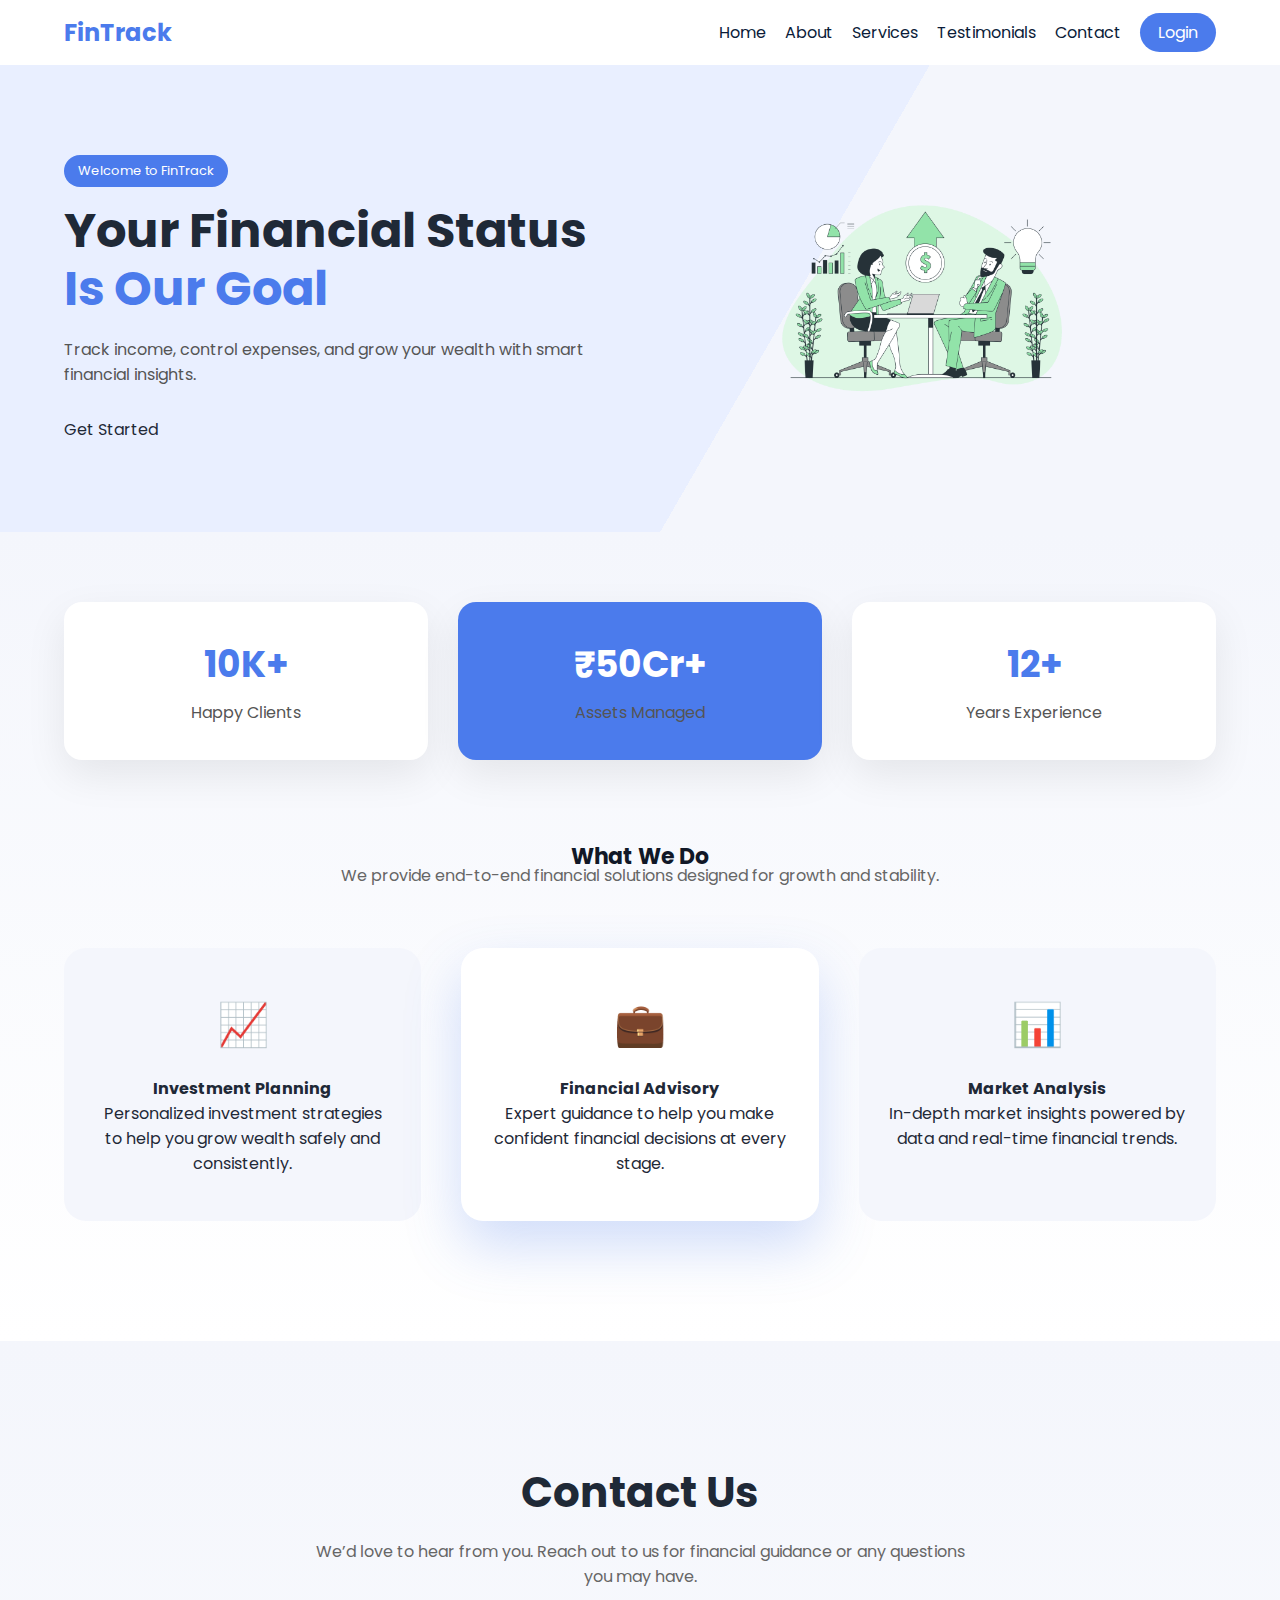
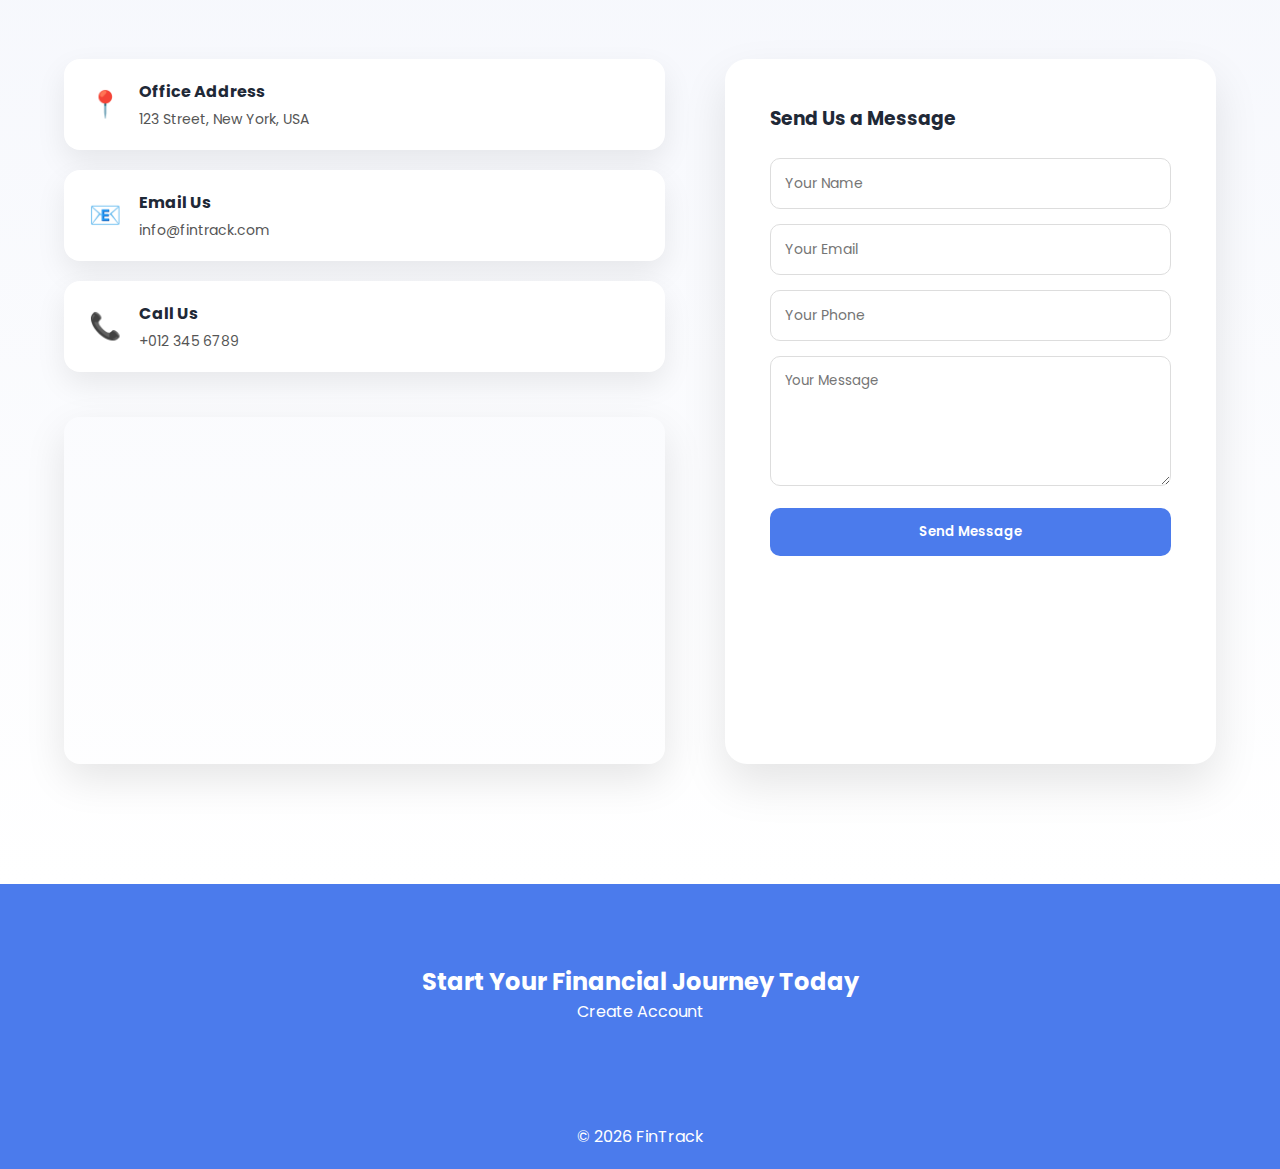
<file: index.html>
<!DOCTYPE html>
<html>
<head>
  <title>FinTrack | Home</title>
  <link rel="stylesheet" href="css/style.css">
</head>
<body>

<!-- NAVBAR -->
<header class="navbar">
  <div class="container nav-flex">
    <h2 class="logo">FinTrack</h2>
    <nav>
      <a href="index.html">Home</a>
      <a href="about.html">About</a>
      <a href="services.html">Services</a>
      <a href="testimonials.html">Testimonials</a>
      <a href="contact.html">Contact</a>
      <a href="login.html" class="btn-login">Login</a>
    </nav>
  </div>
</header>

<!-- HERO -->
<section class="hero-full">
  <div class="container hero-grid">
    <div class="hero-text">
      <span class="hero-badge">Welcome to FinTrack</span>
      <h1>
        Your Financial Status <br>
        <span>Is Our Goal</span>
      </h1>
      <p>
        Track income, control expenses, and grow your wealth
        with smart financial insights.
      </p>
      <a href="signup.html" class="hero-btn">Get Started</a>
    </div>

    <div class="hero-img">
      <img src="assets/hero.png" alt="Finance illustration">
    </div>
  </div>
</section>


<!-- STATS + OFFER SECTION -->
<section class="offer-wrap">

  <!-- STATS -->
  <div class="container stats-grid improved-stats">
    <div class="stat-box">
      <h2>10K+</h2>
      <p>Happy Clients</p>
    </div>

    <div class="stat-box highlight">
      <h2>₹50Cr+</h2>
      <p>Assets Managed</p>
    </div>

    <div class="stat-box">
      <h2>12+</h2>
      <p>Years Experience</p>
    </div>
  </div>

  <!-- WHAT WE DO -->
  <div class="container offer-content">
    <h2 class="section-title">What We Do</h2>
    <p class="section-subtitle">
      We provide end-to-end financial solutions designed for growth and stability.
    </p>

    <div class="offer-grid">
      <div class="offer-card">
        <div class="offer-icon">📈</div>
        <h4>Investment Planning</h4>
        <p>
          Personalized investment strategies to help you grow wealth
          safely and consistently.
        </p>
      </div>

      <div class="offer-card featured">
        <div class="offer-icon">💼</div>
        <h4>Financial Advisory</h4>
        <p>
          Expert guidance to help you make confident financial
          decisions at every stage.
        </p>
      </div>

      <div class="offer-card">
        <div class="offer-icon">📊</div>
        <h4>Market Analysis</h4>
        <p>
          In-depth market insights powered by data and real-time
          financial trends.
        </p>
      </div>
    </div>
  </div>

</section>


<!-- CONTACT US -->
<section class="contact-section">
  <div class="container">

    <!-- HEADING -->
    <div class="contact-header">
      <h2>Contact Us</h2>
      <p>
        We’d love to hear from you. Reach out to us for financial guidance
        or any questions you may have.
      </p>
    </div>

    <div class="contact-grid">

      <!-- LEFT SIDE -->
      <div class="contact-left">

        <div class="contact-card">
          <span>📍</span>
          <div>
            <h4>Office Address</h4>
            <p>123 Street, New York, USA</p>
          </div>
        </div>

        <div class="contact-card">
          <span>📧</span>
          <div>
            <h4>Email Us</h4>
            <p>info@fintrack.com</p>
          </div>
        </div>

        <div class="contact-card">
          <span>📞</span>
          <div>
            <h4>Call Us</h4>
            <p>+012 345 6789</p>
          </div>
        </div>

        <!-- MAP -->
        <div class="map-box">
          <iframe
            src="https://www.google.com/maps?q=123%20Street,%20New%20York,%20USA&output=embed"
            loading="lazy">
          </iframe>
        </div>

      </div>

      <!-- RIGHT SIDE -->
      <div class="contact-right">
        <h3>Send Us a Message</h3>

        <form class="contact-form" id="contactForm">
          <input type="text" name="name" placeholder="Your Name" required>
          <input type="email" name="email" placeholder="Your Email" required>
          <input type="text" name="phone" placeholder="Your Phone" required>
          <textarea name="message" rows="5" placeholder="Your Message"></textarea>
          <button type="submit">Send Message</button>
        </form>
<div id="successPopup" class="success-popup">
  ✅ Message Sent Successfully!
</div>

      </div>

    </div>
  </div>
</section>



<!-- CTA -->
<section class="cta">
  <h2>Start Your Financial Journey Today</h2>
  <a href="signup.html" class="hero-btn">Create Account</a>
</section>

<footer class="footer">© 2026 FinTrack</footer>
<script src="js/script.js"></script>

</body>
</html>
</file>
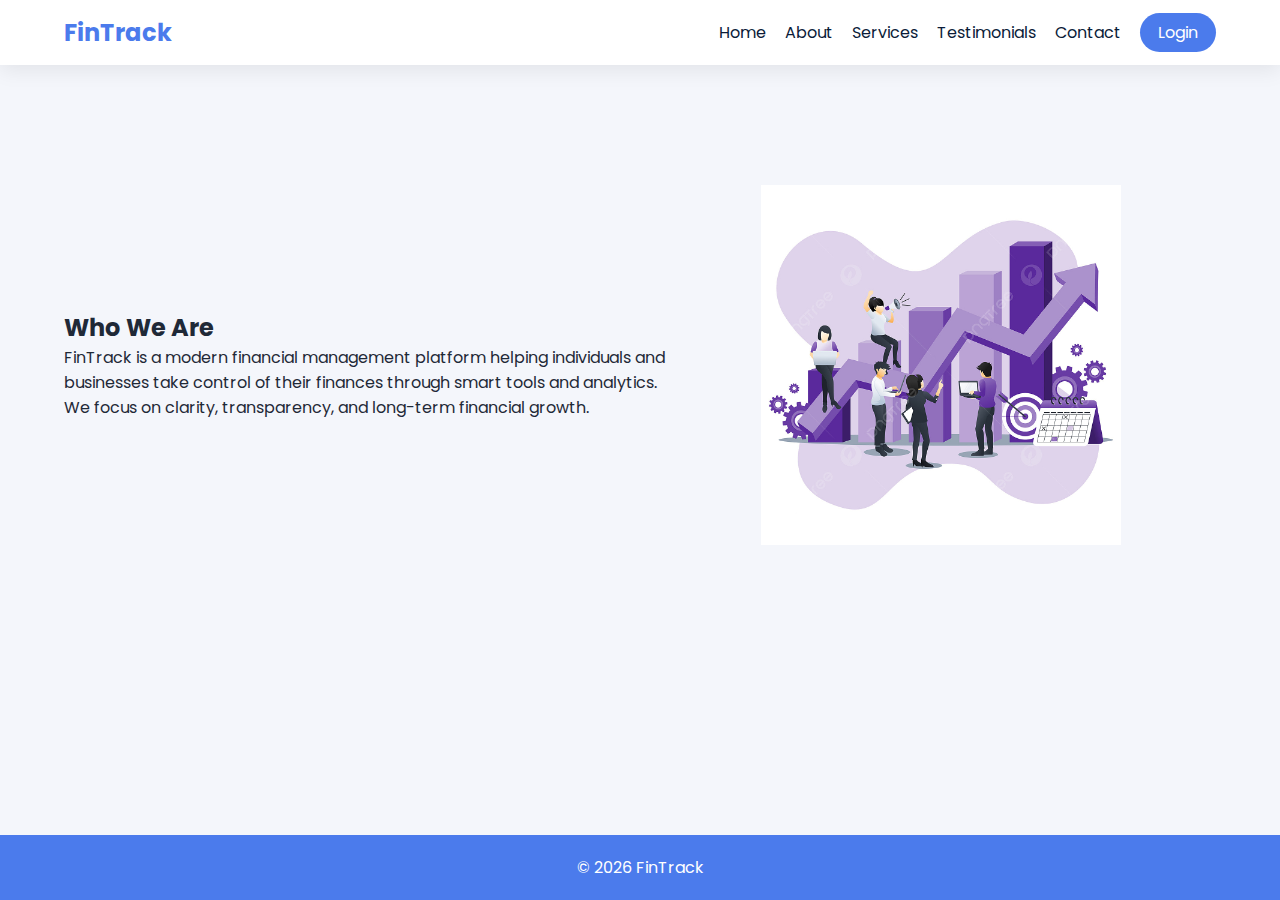
<file: about.html>
<!DOCTYPE html>
<html>
<head>
  <title>About | FinTrack</title>
  <link rel="stylesheet" href="css/style.css">
</head>
<body>

<!-- NAVBAR -->
<header class="navbar">
  <div class="container nav-flex">
    <h2 class="logo">FinTrack</h2>
    <nav>
      <a href="index.html">Home</a>
      <a href="about.html">About</a>
      <a href="services.html">Services</a>
      <a href="testimonials.html">Testimonials</a>
      <a href="contact.html">Contact</a>
      <a href="login.html" class="btn-login">Login</a>
    </nav>
  </div>
</header>

<section class="section">
  <div class="container about-grid-fixed">
    <div class="about-text">
      <h2>Who We Are</h2>
      <p>
        FinTrack is a modern financial management platform
        helping individuals and businesses take control of
        their finances through smart tools and analytics.
      </p>
      <p>
        We focus on clarity, transparency, and long-term
        financial growth.
      </p>
    </div>

    <img src="assets/about.png" class="about-img-small">
  </div>
</section>

<footer class="footer">© 2026 FinTrack</footer>
<script src="js/common.js"></script>

</body>
</html>
</file>
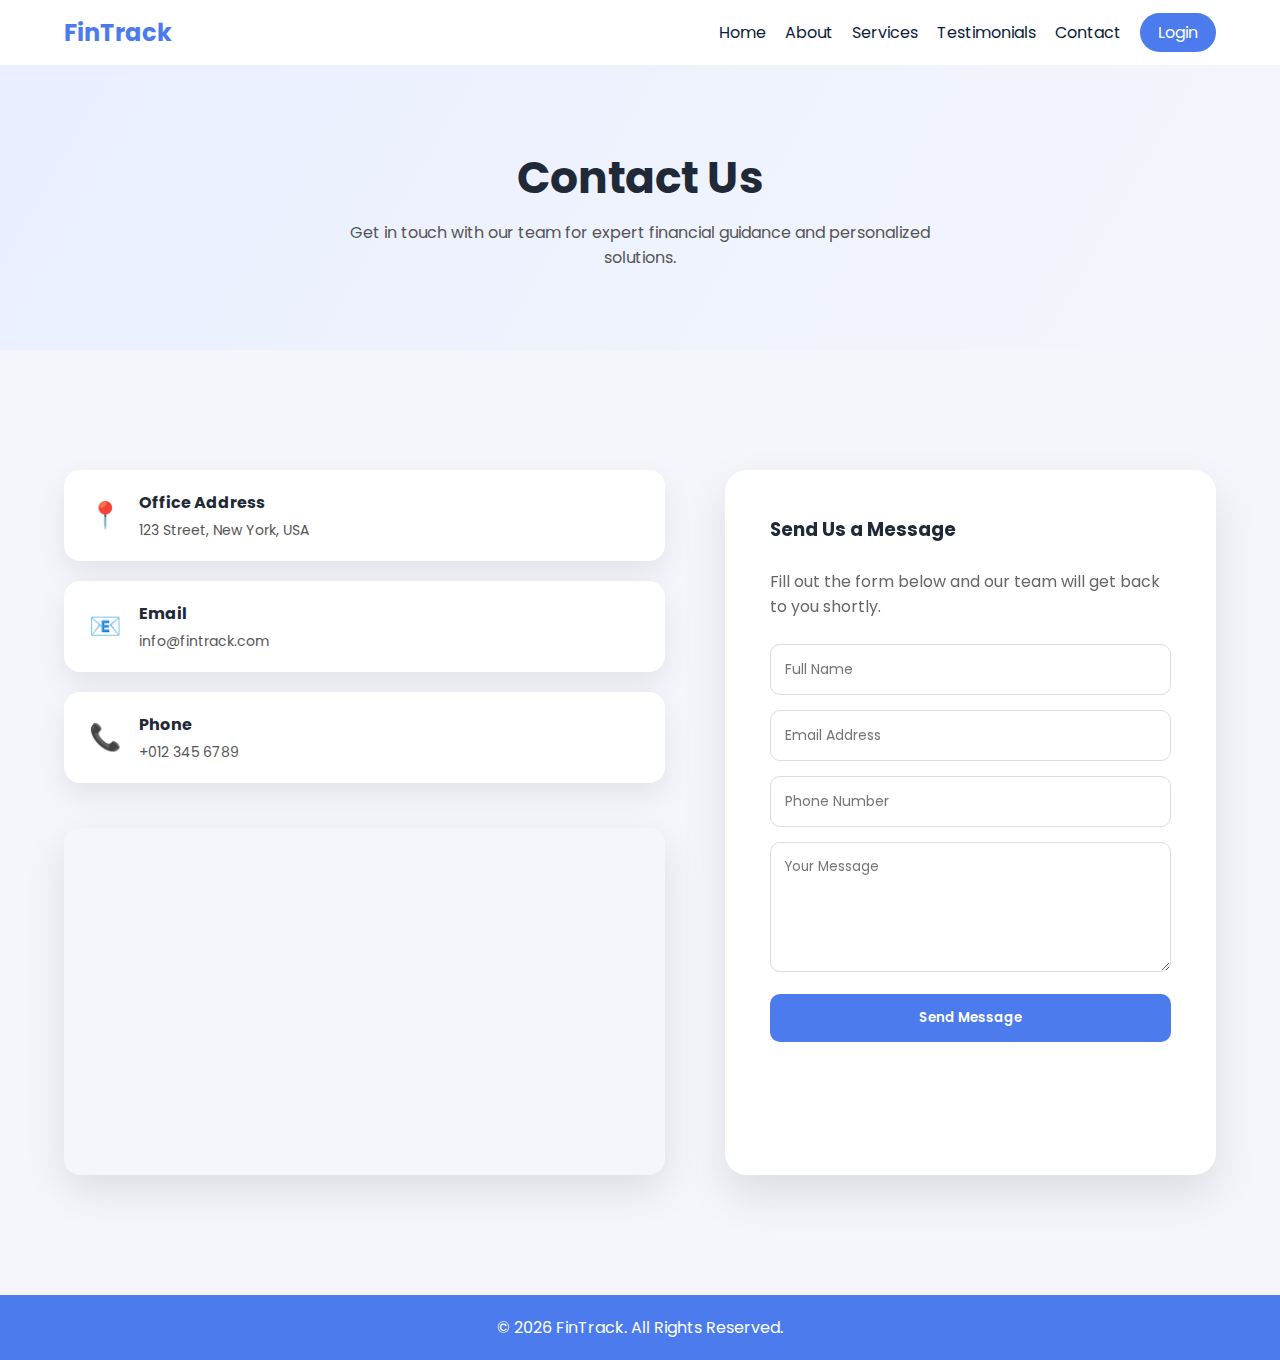
<file: contact.html>
<!DOCTYPE html>
<html lang="en">
<head>
  <meta charset="UTF-8">
  <title>Contact Us | FinTrack</title>
  <meta name="viewport" content="width=device-width, initial-scale=1.0">
  <link rel="stylesheet" href="css/style.css">
</head>
<body>

<!-- NAVBAR -->
<header class="navbar">
  <div class="container nav-flex">
    <h2 class="logo">FinTrack</h2>
    <nav>
      <a href="index.html">Home</a>
      <a href="about.html">About</a>
      <a href="services.html">Services</a>
      <a href="testimonials.html">Testimonials</a>
      <a href="contact.html">Contact</a>
      <a href="login.html" class="btn-login">Login</a>
    </nav>
  </div>
</header>

<!-- PAGE HEADER -->
<section class="contact-hero">
  <div class="container">
    <h1>Contact Us</h1>
    <p>
      Get in touch with our team for expert financial guidance
      and personalized solutions.
    </p>
  </div>
</section>

<!-- CONTACT CONTENT -->
<section class="contact-page">
  <div class="container contact-grid">

    <!-- LEFT: CONTACT DETAILS -->
    <div class="contact-left">

      <div class="contact-card">
        <span>📍</span>
        <div>
          <h4>Office Address</h4>
          <p>123 Street, New York, USA</p>
        </div>
      </div>

      <div class="contact-card">
        <span>📧</span>
        <div>
          <h4>Email</h4>
          <p>info@fintrack.com</p>
        </div>
      </div>

      <div class="contact-card">
        <span>📞</span>
        <div>
          <h4>Phone</h4>
          <p>+012 345 6789</p>
        </div>
      </div>

      <!-- MAP -->
      <div class="map-box">
        <iframe
          src="https://www.google.com/maps?q=123%20Street,%20New%20York,%20USA&output=embed"
          loading="lazy">
        </iframe>
      </div>

    </div>

    <!-- RIGHT: CONTACT FORM -->
    <div class="contact-right">
      <h3>Send Us a Message</h3>
      <p>Fill out the form below and our team will get back to you shortly.</p>

      <form class="contact-form" id="contactForm">
        <input type="text" name="name" placeholder="Full Name" required>
        <input type="email" name="email" placeholder="Email Address" required>
        <input type="text" name="phone" placeholder="Phone Number" required>
        <textarea name="message" rows="5" placeholder="Your Message"></textarea>
        <button type="submit">Send Message</button>
      </form>

      <!-- Animated Success Message -->
      <div id="successPopup" class="success-popup">
        ✅ Message Sent Successfully!
      </div>

    </div>

  </div>
</section>

<!-- FOOTER -->
<footer class="footer">
  © 2026 FinTrack. All Rights Reserved.
</footer>

<!-- JS -->
<script src="js/script.js"></script>

</body>
</html>
</file>
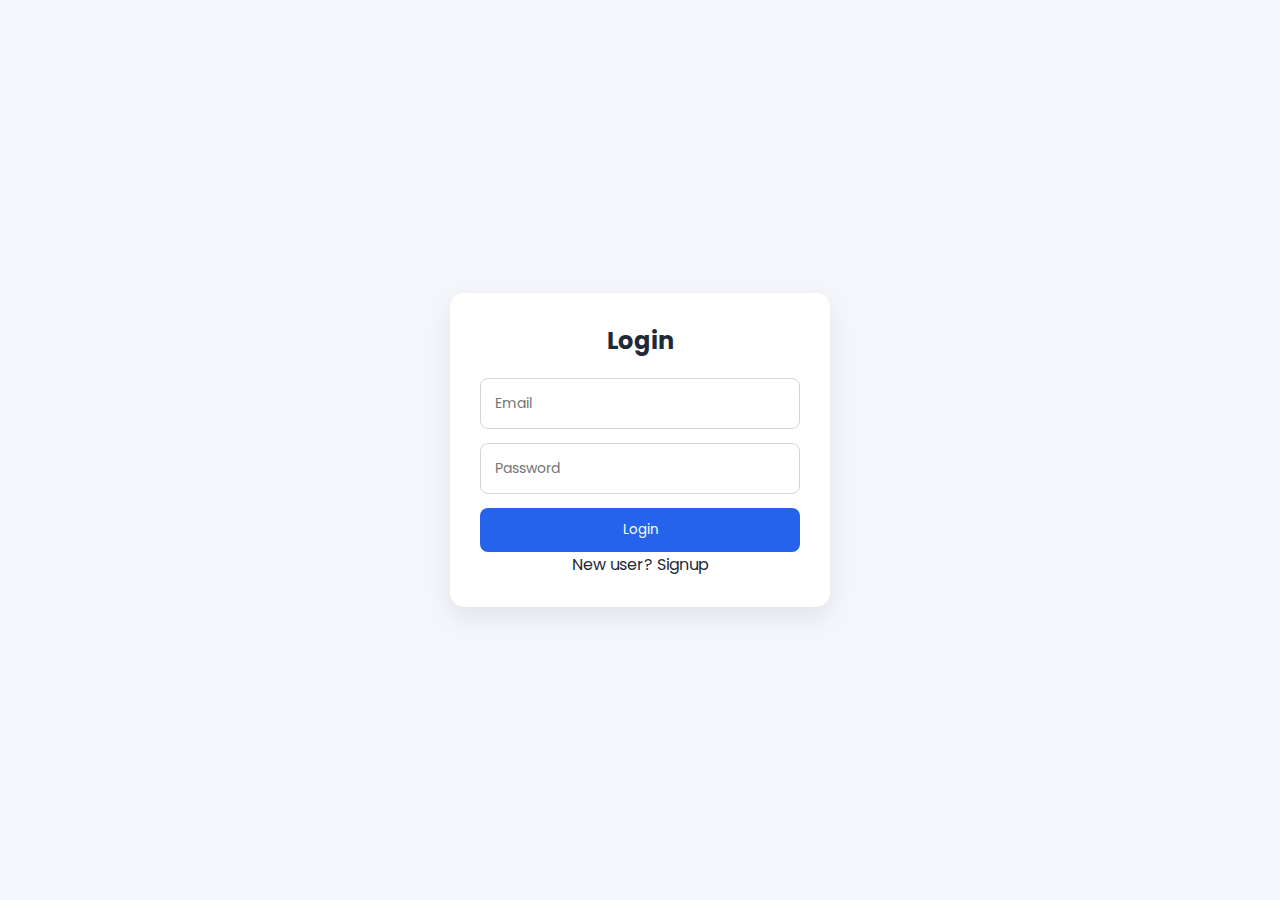
<file: login.html>
<!DOCTYPE html>
<html>
<head>
  <title>Login</title>
  <link rel="stylesheet" href="css/style.css">
</head>
<body class="auth-page">

<div class="auth-card">
  <h2>Login</h2>
  <input id="email" placeholder="Email">
  <input id="password" type="password" placeholder="Password">
  <button onclick="login()">Login</button>
  <p>New user? <a href="signup.html">Signup</a></p>
</div>

<script src="js/auth.js"></script>
</body>
</html>
</file>
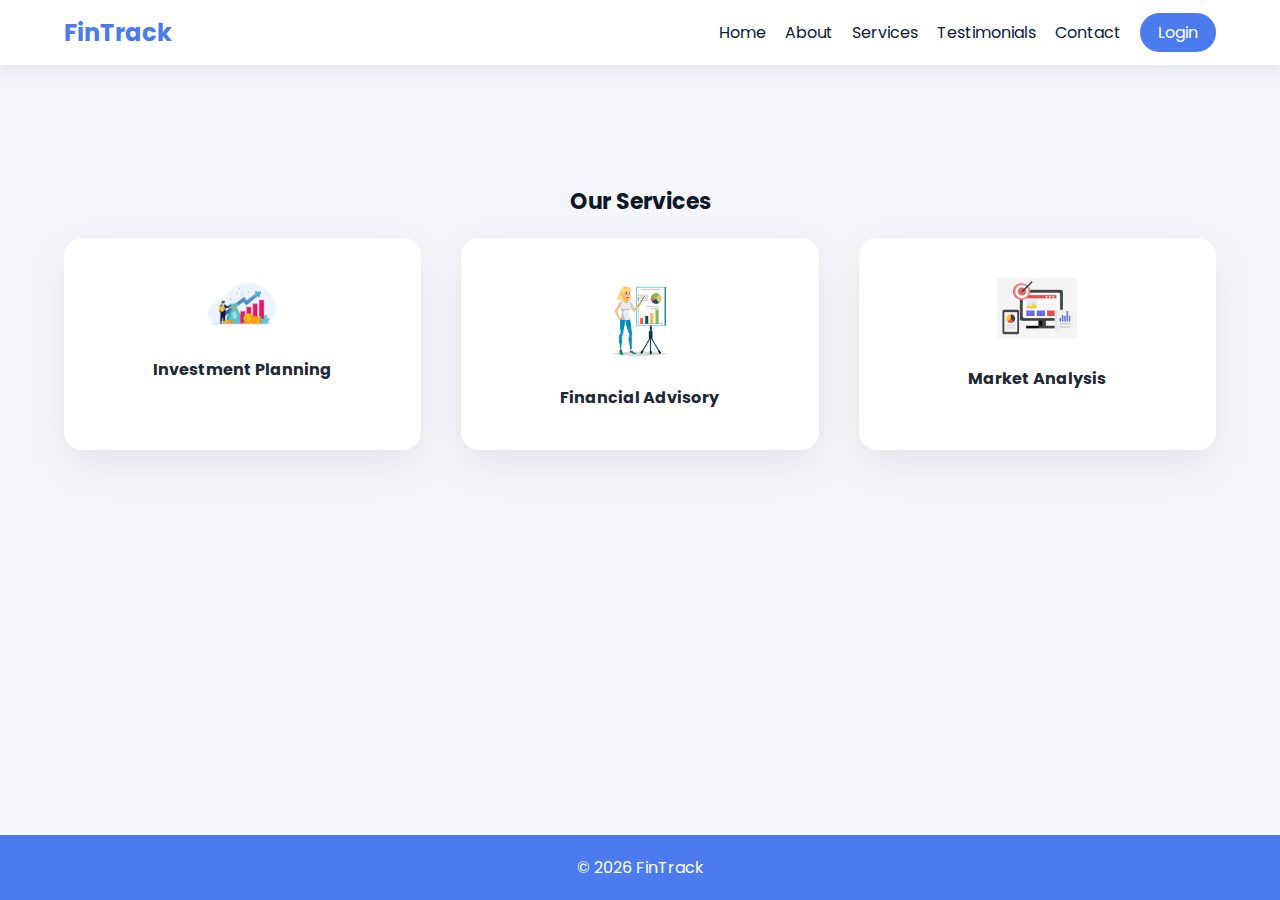
<file: services.html>
<!DOCTYPE html>
<html>
<head>
  <title>Services</title>
  <link rel="stylesheet" href="css/style.css">
</head>
<body>

<!-- NAVBAR -->
<header class="navbar">
  <div class="container nav-flex">
    <h2 class="logo">FinTrack</h2>
    <nav>
      <a href="index.html">Home</a>
      <a href="about.html">About</a>
      <a href="services.html">Services</a>
      <a href="testimonials.html">Testimonials</a>
      <a href="contact.html">Contact</a>
      <a href="login.html" class="btn-login">Login</a>
    </nav>
  </div>
</header>


<section class="section">
  <div class="container">
    <h2 class="section-title">Our Services</h2>
    <div class="service-grid">
      <div class="service-card">
        <img src="assets/service1.png">
        <h4>Investment Planning</h4>
      </div>
      <div class="service-card">
        <img src="assets/service2.png">
        <h4>Financial Advisory</h4>
      </div>
      <div class="service-card">
        <img src="assets/service3.png">
        <h4>Market Analysis</h4>
      </div>
    </div>
  </div>
</section>

<footer class="footer">© 2026 FinTrack</footer>
<script src="js/common.js"></script>
</body>
</html>
</file>
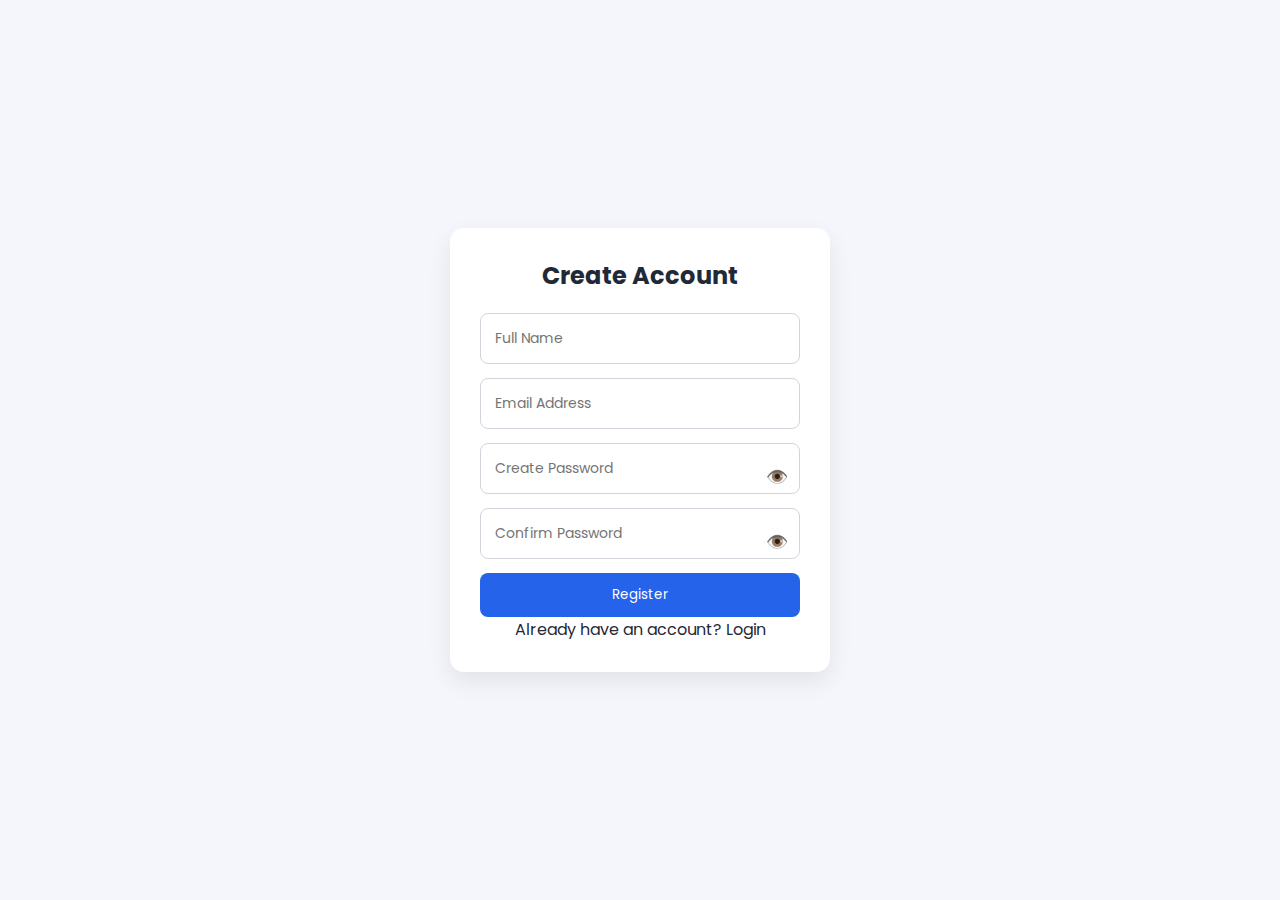
<file: signup.html>
<!DOCTYPE html>
<html lang="en">
<head>
  <meta charset="UTF-8">
  <title>Signup | FinTrack</title>
  <meta name="viewport" content="width=device-width, initial-scale=1.0">
  <link rel="stylesheet" href="css/style.css">
</head>
<body class="auth-page">

<div class="auth-card">
  <h2>Create Account</h2>

  <input type="text" id="name" name="name" placeholder="Full Name" required>
  <input type="email" id="email" name="email" placeholder="Email Address" required>

  <!-- PASSWORD -->
  <div class="password-field">
    <input
      type="password"
      id="password"
      placeholder="Create Password"
      required
    >
    <span onclick="togglePassword('password')" class="eye">👁️</span>
  </div>

  <!-- CONFIRM PASSWORD -->
  <div class="password-field">
    <input
      type="password"
      id="confirmPassword"
      placeholder="Confirm Password"
      required
    >
    <span onclick="togglePassword('confirmPassword')" class="eye">👁️</span>
  </div>

  <button onclick="signup()">Register</button>

  <p class="switch">
    Already have an account?
    <a href="login.html">Login</a>
  </p>
</div>

<script src="js/auth.js"></script>
</body>
</html>
</file>
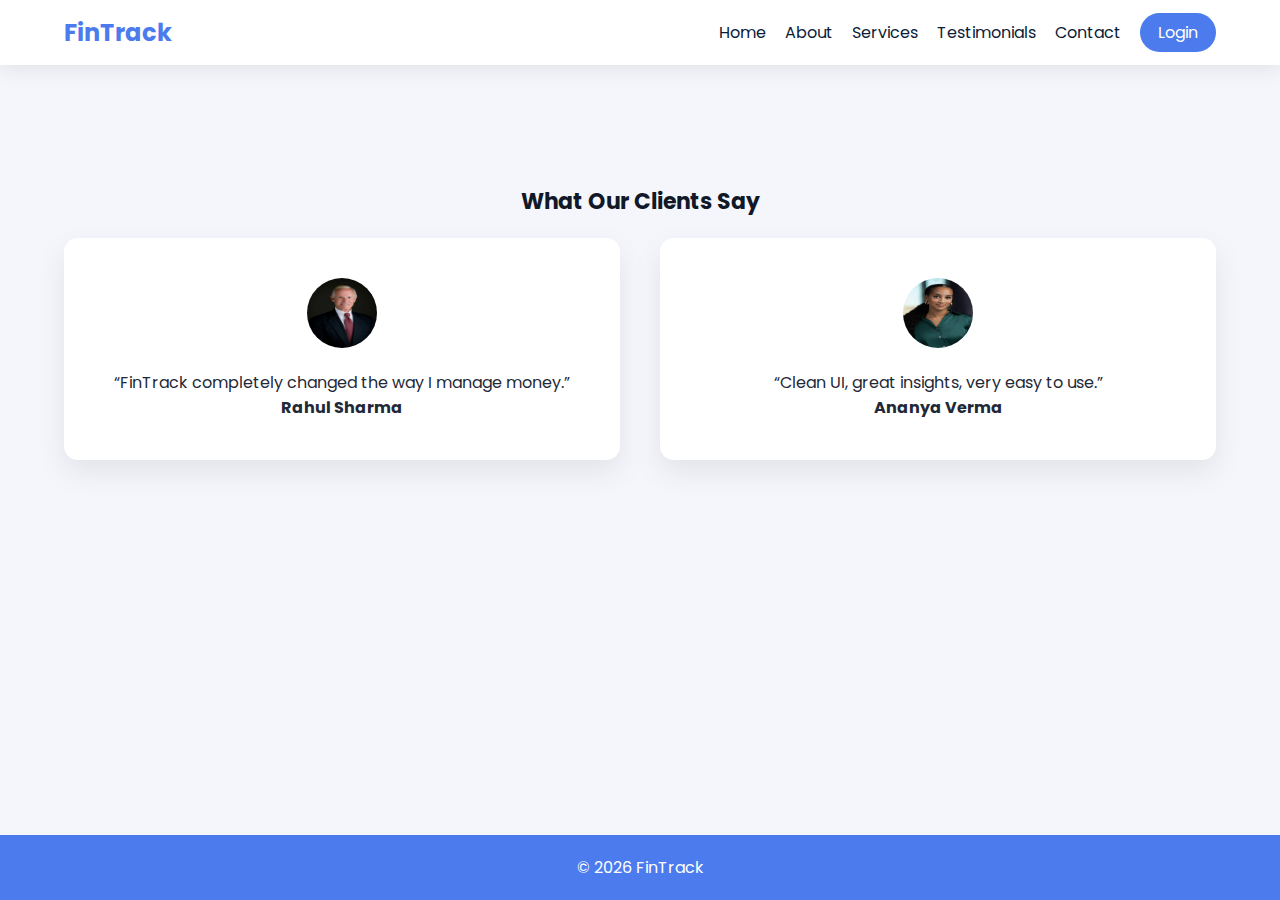
<file: testimonials.html>
<!DOCTYPE html>
<html>
<head>
  <title>Testimonials | FinTrack</title>
  <link rel="stylesheet" href="css/style.css">
</head>
<body>

<!-- NAVBAR -->
<header class="navbar">
  <div class="container nav-flex">
    <h2 class="logo">FinTrack</h2>
    <nav>
      <a href="index.html">Home</a>
      <a href="about.html">About</a>
      <a href="services.html">Services</a>
      <a href="testimonials.html">Testimonials</a>
      <a href="contact.html">Contact</a>
      <a href="login.html" class="btn-login">Login</a>
    </nav>
  </div>
</header>

<section class="section">
  <h2 class="section-title">What Our Clients Say</h2>

  <div class="container testimonial-grid-fixed">
    <div class="testimonial-card">
      <img src="assets/user1.jpg">
      <p>“FinTrack completely changed the way I manage money.”</p>
      <h4>Rahul Sharma</h4>
    </div>

    <div class="testimonial-card">
      <img src="assets/user2.jpg">
      <p>“Clean UI, great insights, very easy to use.”</p>
      <h4>Ananya Verma</h4>
    </div>
  </div>
</section>

<footer class="footer">© 2026 FinTrack</footer>
<script src="js/common.js"></script>

</body>
</html>
</file>
<file: css/style.css>
@import url('https://fonts.googleapis.com/css2?family=Poppins:wght@400;600;700&display=swap');

* {
  margin: 0;
  padding: 0;
  box-sizing: border-box;
  font-family: 'Poppins', sans-serif;
}

body {
  background: #f4f6fc;
  color: #0b1c39;
}

.container {
  width: 90%;
  max-width: 1200px;
  margin: auto;
}

/* NAVBAR */
.navbar {
  background: #ffffff;
  padding: 15px 0;
  box-shadow: 0 5px 20px rgba(0,0,0,0.08);
}
.nav-flex {
  display: flex;
  justify-content: space-between;
  align-items: center;
}
.logo {
  color: #4b7bec;
  font-size: 24px;
  font-weight: 700;
}
.navbar a {
  margin-left: 15px;
  text-decoration: none;
  color: #0b1c39;
}
.btn-login {
  background: #4b7bec;
  color: white !important;
  padding: 8px 18px;
  border-radius: 20px;
}

/* HERO */
.hero {
  padding: 90px 0;
  background: #e9efff;
}
.hero-grid {
  display: grid;
  grid-template-columns: 1.1fr 1fr;
  gap: 50px;
  align-items: center;
}
.hero img {
  width: 100%;
  max-width: 360px;   /* 🔑 reduced size */
  height: auto;
  display: block;
  margin-left: auto;
}


/* SECTIONS */
.section {
  padding: 120px 0;
}
.section-title {
  text-align: center;
  font-size: 42px;
  margin-bottom: 60px;
}

/* ABOUT */
.about-grid {
  display: grid;
  grid-template-columns: 1.1fr 1.3fr;
  gap: 60px;
  align-items: center;
}
.about img {
  max-width: 420px;
  width: 100%;
  border-radius: 14px;
}

/* SERVICES */
.service-grid {
  display: grid;
  grid-template-columns: repeat(3,1fr);
  gap: 40px;
}
.service-card {
  background: white;
  padding: 40px 30px;
  border-radius: 18px;
  text-align: center;
  box-shadow: 0 15px 40px rgba(0,0,0,0.08);
  transition: 0.3s;
}

.service-card img {
  width: 80px;
  margin-bottom: 20px;
}

.service-card:hover {
  transform: translateY(-8px);
}


/* TESTIMONIALS */
.testimonial-grid {
  display: grid;
  grid-template-columns: repeat(2,1fr);
  gap: 40px;
}
.testimonial-card {
  background: white;
  padding: 40px;
  border-radius: 14px;
  text-align: center;
  box-shadow: 0 12px 30px rgba(0,0,0,0.08);
}
.testimonial-card img {
  width: 70px;
  height: 70px;
  border-radius: 50%;
  margin-bottom: 15px;
}

/* ===== CONTACT PAGE ===== */

/* HERO */
.contact-hero {
  background: linear-gradient(120deg, #e9efff, #f4f6fc);
  padding: 80px 0;
  text-align: center;
}

.contact-hero h1 {
  font-size: 44px;
  margin-bottom: 10px;
}

.contact-hero p {
  color: #555;
  max-width: 600px;
  margin: auto;
}

/* PAGE GRID */
.contact-page {
  padding: 120px 0;
}

.contact-grid {
  display: grid;
  grid-template-columns: 1.1fr 0.9fr;
  gap: 60px;
}

/* LEFT */
.contact-left {
  display: flex;
  flex-direction: column;
  gap: 20px;
}

.contact-card {
  display: flex;
  align-items: center;
  gap: 18px;
  background: white;
  padding: 22px 26px;
  border-radius: 18px;
  box-shadow: 0 12px 30px rgba(0,0,0,0.08);
}

.contact-card span {
  font-size: 28px;
}

.contact-card h4 {
  margin-bottom: 5px;
}

.contact-card p {
  font-size: 14px;
  color: #555;
}

/* MAP */
.map-box {
  margin-top: 20px;
  border-radius: 18px;
  overflow: hidden;
  box-shadow: 0 15px 40px rgba(0,0,0,0.1);
}

.map-box iframe {
  width: 100%;
  height: 280px;
  border: 0;
}

/* RIGHT */
.contact-right {
  background: white;
  padding: 45px;
  border-radius: 22px;
  box-shadow: 0 20px 45px rgba(0,0,0,0.1);
}

.contact-right h3 {
  margin-bottom: 10px;
}

.contact-right p {
  color: #666;
  margin-bottom: 25px;
}

.contact-form input,
.contact-form textarea {
  width: 100%;
  padding: 14px;
  margin-bottom: 15px;
  border-radius: 10px;
  border: 1px solid #ddd;
}

.contact-form button {
  width: 100%;
  padding: 14px;
  background: #4b7bec;
  color: white;
  border: none;
  border-radius: 10px;
  font-weight: 600;
  cursor: pointer;
}

.contact-form button:hover {
  opacity: 0.9;
}

/* RESPONSIVE */
@media (max-width: 900px) {
  .contact-grid {
    grid-template-columns: 1fr;
  }

  .contact-page {
    padding: 80px 0;
  }
}

/* AUTH */
.auth-page {
  min-height: 100vh;
  display: flex;
  justify-content: center;
  align-items: center;
}
.auth-card {
  background: white;
  width: 360px;
  padding: 45px;
  border-radius: 14px;
  box-shadow: 0 15px 40px rgba(0,0,0,0.1);
}
.auth-card input {
  width: 100%;
  padding: 14px;
  margin-bottom: 15px;
}
.auth-card button {
  width: 100%;
  padding: 14px;
  background: #4b7bec;
  color: white;
  border: none;
  border-radius: 8px;
}

/* DASHBOARD */
.dashboard {
  padding: 80px 0;
}
.stats-grid {
  display: grid;
  grid-template-columns: repeat(3,1fr);
  gap: 30px;
}
.stat-card {
  background: white;
  padding: 35px;
  border-radius: 14px;
}

/* FOOTER */
.footer {
  background: #4b7bec;
  color: white;
  text-align: center;
  padding: 20px;
}

/* RESPONSIVE */
@media (max-width: 900px) {
  .hero-grid,
  .about-grid,
  .service-grid,
  .testimonial-grid,
  .contact-grid,
  .stats-grid {
    grid-template-columns: 1fr;
    text-align: center;
  }
}

/* HOME */
.hero-full {
  padding: 120px 0;
  background: #e9efff;
}
/* ===== STATS + OFFER IMPROVEMENT ===== */

.offer-wrap {
  background: linear-gradient(180deg, #f4f6fc, #ffffff);
  padding: 70px 0 120px;
}

/* STATS */
.improved-stats {
  margin-bottom: 80px;
}

.stat-box {
  background: white;
  padding: 35px;
  border-radius: 18px;
  text-align: center;
  box-shadow: 0 15px 40px rgba(0,0,0,0.08);
  transition: 0.3s;
}

.stat-box:hover {
  transform: translateY(-6px);
}

.stat-box h2 {
  font-size: 36px;
  color: #4b7bec;
}

.stat-box p {
  margin-top: 8px;
  color: #555;
}

.stat-box.highlight {
  background: #4b7bec;
  color: white;
}

.stat-box.highlight h2 {
  color: white;
}

/* OFFER CONTENT */
.offer-content {
  text-align: center;
}

.section-subtitle {
  max-width: 600px;
  margin: -30px auto 60px;
  color: #666;
}

.offer-grid {
  display: grid;
  grid-template-columns: repeat(3, 1fr);
  gap: 40px;
}

.offer-card {
  background: #f4f6fc;
  padding: 45px 30px;
  border-radius: 22px;
  transition: 0.35s;
}

.offer-card:hover {
  background: white;
  box-shadow: 0 20px 45px rgba(0,0,0,0.12);
  transform: translateY(-8px);
}

.offer-card.featured {
  background: white;
  box-shadow: 0 25px 55px rgba(75,123,236,0.25);
}

.offer-icon {
  font-size: 42px;
  margin-bottom: 20px;
}

/* RESPONSIVE */
@media (max-width: 900px) {
  .offer-grid {
    grid-template-columns: 1fr;
  }

  .improved-stats {
    gap: 20px;
  }
}


/* ABOUT FIX */
.about-grid-fixed {
  display: grid;
  grid-template-columns: 1.4fr 1fr;
  gap: 60px;
  align-items: center;
}
.about-img-small {
  max-width: 360px;
  width: 100%;
}

/* TESTIMONIAL FIX */
.testimonial-grid-fixed {
  display: grid;
  grid-template-columns: repeat(2,1fr);
  gap: 40px;
}

/* CTA */
.cta {
  background: #4b7bec;
  color: white;
  padding: 80px 0;
  text-align: center;
}

/* RESPONSIVE */
@media (max-width: 900px) {
  .stats-grid,
  .about-grid-fixed,
  .testimonial-grid-fixed {
    grid-template-columns: 1fr;
    text-align: center;
  }
}
@media (max-width: 900px) {
  .hero img {
    max-width: 260px;
    margin: 30px auto 0;
  }
}
html, body {
  height: 100%;
}

body {
  display: flex;
  flex-direction: column;
}

.footer {
  margin-top: auto;      /* 🔑 pushes footer to bottom */
  background: #4b7bec;
  color: white;
  text-align: center;
  padding: 20px;
}

.hero-full {
  background: linear-gradient(120deg, #e9efff 60%, #f4f6fc 40%);
  padding: 80px 0;   /* reduced height */
}

.hero-grid {
  display: grid;
  grid-template-columns: 1.2fr 0.8fr;
  align-items: center;
  gap: 40px;
}

.hero-text h1 {
  font-size: 48px;
  line-height: 1.2;
}

.hero-text h1 span {
  color: #4b7bec;
}

.hero-text p {
  margin: 20px 0 30px;
  max-width: 520px;
  color: #555;
}

.hero-badge {
  display: inline-block;
  background: #4b7bec;
  color: white;
  padding: 6px 14px;
  border-radius: 20px;
  font-size: 13px;
  margin-bottom: 15px;
}

.hero-img img {
  max-width: 300px;   /* 🔑 FIXED */
  width: 100%;
  margin-left: auto;
}

/* mobile */
@media (max-width: 900px) {
  .hero-grid {
    grid-template-columns: 1fr;
    text-align: center;
  }
  .hero-img img {
    margin: 30px auto 0;
    max-width: 240px;
  }
}

/* ===== DASHBOARD (FINANZA STYLE) ===== */

.dashboard-page {
  padding: 80px 0;
  background: #f4f6fc;
}

.dashboard-header {
  margin-bottom: 40px;
}

.dashboard-header h1 {
  font-size: 42px;
}

.dashboard-header p {
  color: #666;
  margin-top: 8px;
}

/* SUMMARY CARDS */
.dashboard-cards {
  display: grid;
  grid-template-columns: repeat(3, 1fr);
  gap: 30px;
  margin-bottom: 60px;
}

.dash-card {
  background: white;
  padding: 30px;
  border-radius: 16px;
  box-shadow: 0 12px 35px rgba(0,0,0,0.08);
}

.dash-card h4 {
  color: #777;
  margin-bottom: 10px;
}

.amount {
  font-size: 30px;
  font-weight: 700;
}

.amount.income {
  color: #2ecc71;
}

.amount.expense {
  color: #e74c3c;
}

.amount.balance {
  color: #4b7bec;
}

/* CHART */
.chart-box {
  background: white;
  padding: 40px;
  border-radius: 16px;
  box-shadow: 0 12px 35px rgba(0,0,0,0.08);
}

.chart-box h3 {
  margin-bottom: 20px;
}

/* RESPONSIVE */
@media (max-width: 900px) {
  .dashboard-cards {
    grid-template-columns: 1fr;
  }
}

/* ===== CONTACT HOME ===== */
/* ===== CONTACT US IMPROVED ===== */

.contact-section {
  background: linear-gradient(180deg, #f4f6fc, #ffffff);
  padding: 120px 0;
}

.contact-header {
  text-align: center;
  max-width: 650px;
  margin: 0 auto 70px;
}

.contact-header h2 {
  font-size: 42px;
  margin-bottom: 15px;
}

.contact-header p {
  color: #666;
}

/* GRID */
.contact-grid {
  display: grid;
  grid-template-columns: 1.1fr 0.9fr;
  gap: 60px;
}

/* LEFT */
.contact-left {
  display: flex;
  flex-direction: column;
  gap: 20px;
}

.contact-card {
  display: flex;
  align-items: center;
  gap: 18px;
  background: white;
  padding: 20px 25px;
  border-radius: 16px;
  box-shadow: 0 12px 30px rgba(0,0,0,0.08);
}

.contact-card span {
  font-size: 26px;
}

.contact-card h4 {
  margin-bottom: 5px;
}

.contact-card p {
  color: #555;
  font-size: 14px;
}

/* MAP */
.map-box {
  margin-top: 20px;
  border-radius: 18px;
  overflow: hidden;
  box-shadow: 0 15px 40px rgba(0,0,0,0.1);
}

.map-box iframe {
  width: 100%;
  height: 260px;
  border: 0;
}

/* RIGHT */
.contact-right {
  background: white;
  padding: 45px;
  border-radius: 22px;
  box-shadow: 0 20px 45px rgba(0,0,0,0.1);
}

.contact-right h3 {
  margin-bottom: 25px;
}

.contact-form input,
.contact-form textarea {
  width: 100%;
  padding: 14px;
  margin-bottom: 15px;
  border-radius: 10px;
  border: 1px solid #ddd;
}

.contact-form button {
  width: 100%;
  padding: 14px;
  background: #4b7bec;
  color: white;
  border: none;
  border-radius: 10px;
  font-weight: 600;
  cursor: pointer;
}

.contact-form button:hover {
  opacity: 0.9;
}

/* RESPONSIVE */
@media (max-width: 900px) {
  .contact-grid {
    grid-template-columns: 1fr;
  }

  .contact-right {
    margin-top: 30px;
  }
}

/* ===== MAP EMBED ===== */
.map-box {
  margin-top: 25px;
  border-radius: 16px;
  overflow: hidden;
  box-shadow: 0 15px 40px rgba(0,0,0,0.1);
}

.map-box iframe {
  width: 100%;
  height: 340px;
  border: 0;
}
/* ===== CENTER FORM ===== */
.center-section {
  display: flex;
  justify-content: center;
  margin-bottom: 40px;
}

.transaction-card {
  width: 100%;
  max-width: 420px;
}

/* ===== SECTION TITLES ===== */
.section-title {
  font-size: 22px;
  margin-bottom: 20px;
  color: #111827;
}

/* ===== CHARTS SECTION ===== */
.charts-section {
  padding: 0 30px 40px;
}

.charts-grid {
  display: grid;
  grid-template-columns: 1fr 1fr;
  gap: 30px;
}

.chart-card {
  background: white;
  padding: 25px;
  border-radius: 16px;
  box-shadow: 0 10px 25px rgba(0,0,0,0.06);
}

/* ===== SHARPER CHARTS ===== */
canvas {
  width: 100% !important;
  height: 360px !important;
}

/* ===== GLASS EFFECT FOR SUMMARY ===== */
.summary-card {
  backdrop-filter: blur(6px);
  border: 1px solid rgba(255,255,255,0.25);
}

/* ===== REMOVE EMPTY FEEL ===== */
body {
  overflow-x: hidden;
}

/* ===== MOBILE ===== */
@media (max-width: 900px) {
  .charts-grid {
    grid-template-columns: 1fr;
  }
}
/* ================= RESET ================= */
* {
  margin: 0;
  padding: 0;
  box-sizing: border-box;
}

/* ================= BASE ================= */
body {
  font-family: "Segoe UI", system-ui, -apple-system, sans-serif;
  background: #f4f6fb;
  color: #1f2937;
  min-height: 100vh;
}

/* ================= LINKS ================= */
a {
  text-decoration: none;
  color: inherit;
}

/* ================= BUTTONS ================= */
button {
  cursor: pointer;
  font-family: inherit;
}

.primary-btn {
  width: 100%;
  padding: 12px;
  background: #2563eb;
  color: #ffffff;
  border: none;
  border-radius: 8px;
  font-size: 15px;
}

.primary-btn:hover {
  background: #1d4ed8;
}

.logout-btn {
  background: #ef4444;
  color: white;
  border: none;
  padding: 8px 14px;
  border-radius: 6px;
}

.logout-btn:hover {
  background: #dc2626;
}

/* ================= TOP BAR ================= */
.topbar {
  display: flex;
  justify-content: space-between;
  align-items: center;
  padding: 20px 30px;
  background: #111827;
  color: white;
}

.topbar h2 {
  font-size: 22px;
}

/* ================= SUMMARY CARDS ================= */
.summary {
  display: grid;
  grid-template-columns: repeat(3, 1fr);
  gap: 20px;
  padding: 25px 30px;
}

.summary-card {
  padding: 20px;
  border-radius: 14px;
  color: white;
  box-shadow: 0 8px 20px rgba(0, 0, 0, 0.08);
}

.summary-card p {
  font-size: 14px;
  opacity: 0.9;
}

.summary-card h3 {
  margin-top: 10px;
  font-size: 26px;
  font-weight: 600;
}

.income {
  background: linear-gradient(135deg, #22c55e, #16a34a);
}

.expense {
  background: linear-gradient(135deg, #ef4444, #b91c1c);
}

.balance {
  background: linear-gradient(135deg, #3b82f6, #1d4ed8);
}

/* ================= MAIN GRID ================= */
.main-grid {
  display: grid;
  grid-template-columns: 1fr 2fr;
  gap: 24px;
  padding: 0 30px 30px;
}

/* ================= CARDS ================= */
.card {
  background: white;
  padding: 22px;
  border-radius: 14px;
  box-shadow: 0 6px 18px rgba(0, 0, 0, 0.06);
}

.card h3 {
  margin-bottom: 15px;
  font-size: 18px;
  font-weight: 600;
}

/* ================= FORM ================= */
select,
input {
  width: 100%;
  padding: 11px;
  margin-bottom: 12px;
  border-radius: 8px;
  border: 1px solid #d1d5db;
  font-size: 14px;
}

select:focus,
input:focus {
  outline: none;
  border-color: #2563eb;
}

/* ================= CHARTS ================= */
.charts {
  display: grid;
  grid-template-columns: 1fr 1fr;
  gap: 24px;
}

canvas {
  width: 100% !important;
  height: 300px !important;
}

/* ================= ADMIN ================= */
.admin-export {
  padding: 0 30px 30px;
}

.admin-export button {
  background: #111827;
  color: white;
  padding: 10px 16px;
  border-radius: 8px;
  border: none;
}

.admin-export button:hover {
  background: #000000;
}



/* ================= AUTH PAGES ================= */
.auth-wrapper {
  display: flex;
  justify-content: center;
  align-items: center;
  height: 100vh;
}

.auth-card {
  background: white;
  padding: 30px;
  width: 100%;
  max-width: 380px;
  border-radius: 14px;
  box-shadow: 0 10px 25px rgba(0, 0, 0, 0.08);
  text-align: center;
}

.auth-card h2 {
  margin-bottom: 20px;
}

.auth-card input {
  margin-bottom: 14px;
}

.auth-card button {
  width: 100%;
  padding: 12px;
  background: #2563eb;
  color: white;
  border-radius: 8px;
  border: none;
}

.auth-card button:hover {
  background: #1d4ed8;
}

/* ================= RESPONSIVE ================= */
@media (max-width: 900px) {
  .summary {
    grid-template-columns: 1fr;
  }

  .main-grid {
    grid-template-columns: 1fr;
  }

  .charts {
    grid-template-columns: 1fr;
  }

  .topbar {
    flex-direction: column;
    gap: 10px;
    text-align: center;
  }
}
.password-field {
  position: relative;
}

.password-field input {
  width: 100%;
  padding-right: 40px;
}

.eye {
  position: absolute;
  right: 12px;
  top: 50%;
  transform: translateY(-50%);
  cursor: pointer;
  font-size: 18px;
}
.success-popup {
  position: fixed;
  top: 20px;
  right: -350px;
  background: #22c55e;
  color: white;
  padding: 14px 22px;
  border-radius: 8px;
  font-weight: 600;
  box-shadow: 0 6px 20px rgba(0,0,0,0.25);
  transition: right 0.5s ease-in-out;
  z-index: 9999;
}

.success-popup.show {
  right: 20px;
}
</file>
